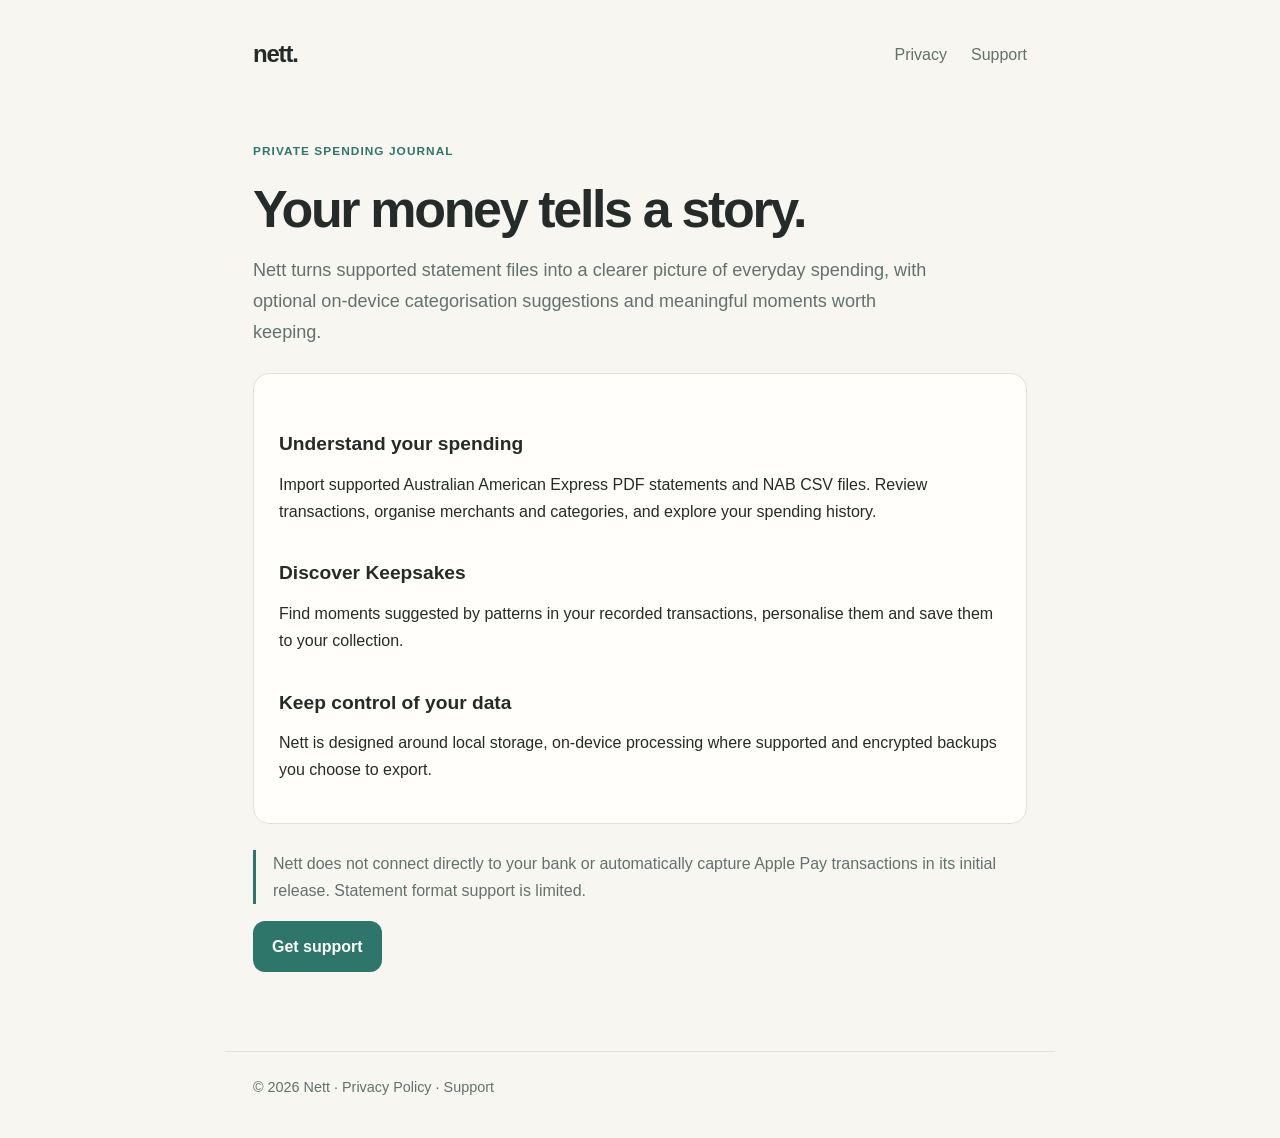
<file: index.html>
<!doctype html>
<html lang="en-AU">
<head>
  <meta charset="utf-8">
  <meta name="viewport" content="width=device-width, initial-scale=1">
  <meta name="description" content="Nett is a private spending journal for iPhone.">
  <title>Nett — Your private spending journal</title>
  <link rel="stylesheet" href="styles.css">
</head>
<body>
  <header><nav aria-label="Main navigation"><a class="brand" href="index.html">nett.</a><div class="navlinks"><a href="privacy.html">Privacy</a><a href="support.html">Support</a></div></nav></header>
  <main>
    <p class="eyebrow">Private spending journal</p>
    <h1>Your money tells a story.</h1>
    <p class="lead">Nett turns supported statement files into a clearer picture of everyday spending, with optional on-device categorisation suggestions and meaningful moments worth keeping.</p>
    <div class="panel">
      <h2>Understand your spending</h2>
      <p>Import supported Australian American Express PDF statements and NAB CSV files. Review transactions, organise merchants and categories, and explore your spending history.</p>
      <h2>Discover Keepsakes</h2>
      <p>Find moments suggested by patterns in your recorded transactions, personalise them and save them to your collection.</p>
      <h2>Keep control of your data</h2>
      <p>Nett is designed around local storage, on-device processing where supported and encrypted backups you choose to export.</p>
    </div>
    <p class="note">Nett does not connect directly to your bank or automatically capture Apple Pay transactions in its initial release. Statement format support is limited.</p>
    <p><a class="button" href="support.html">Get support</a></p>
  </main>
  <footer>© 2026 Nett · <a href="privacy.html">Privacy Policy</a> · <a href="support.html">Support</a></footer>
</body>
</html>
</file>
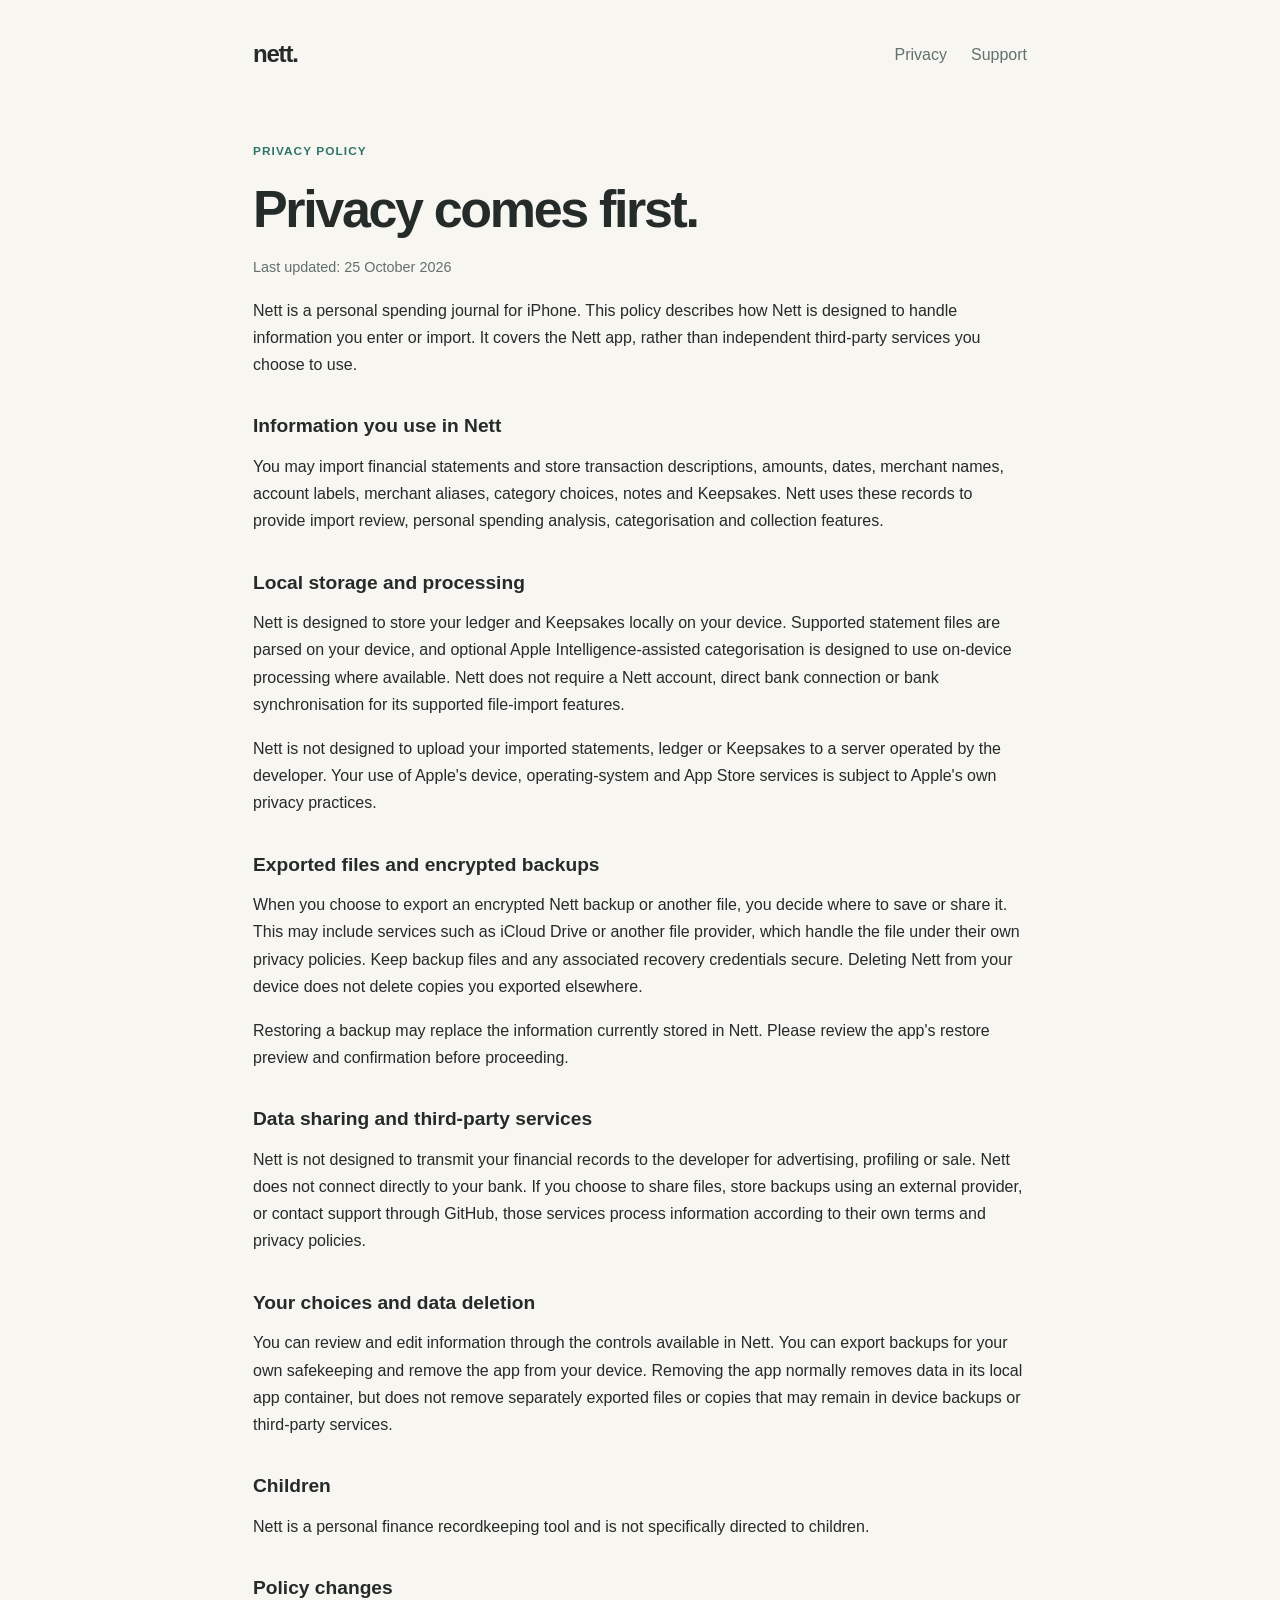
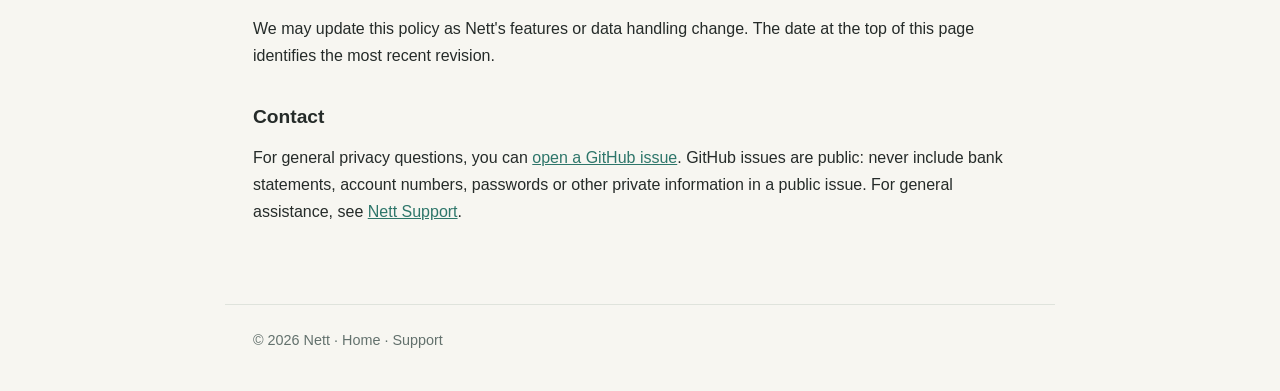
<file: privacy.html>
<!doctype html>
<html lang="en-AU">
<head>
  <meta charset="utf-8">
  <meta name="viewport" content="width=device-width, initial-scale=1">
  <meta name="description" content="Privacy Policy for Nett, a private spending journal for iPhone.">
  <title>Privacy Policy — Nett</title>
  <link rel="stylesheet" href="styles.css">
</head>
<body>
  <header>
    <nav aria-label="Main navigation">
      <a class="brand" href="index.html">nett.</a>
      <div class="navlinks">
        <a href="privacy.html" aria-current="page">Privacy</a>
        <a href="support.html">Support</a>
      </div>
    </nav>
  </header>
  <main>
    <p class="eyebrow">Privacy Policy</p>
    <h1>Privacy comes first.</h1>
    <p class="meta">Last updated: 25 October 2026</p>
    <p>Nett is a personal spending journal for iPhone. This policy describes how Nett is designed to handle information you enter or import. It covers the Nett app, rather than independent third-party services you choose to use.</p>

    <h2>Information you use in Nett</h2>
    <p>You may import financial statements and store transaction descriptions, amounts, dates, merchant names, account labels, merchant aliases, category choices, notes and Keepsakes. Nett uses these records to provide import review, personal spending analysis, categorisation and collection features.</p>

    <h2>Local storage and processing</h2>
    <p>Nett is designed to store your ledger and Keepsakes locally on your device. Supported statement files are parsed on your device, and optional Apple Intelligence-assisted categorisation is designed to use on-device processing where available. Nett does not require a Nett account, direct bank connection or bank synchronisation for its supported file-import features.</p>
    <p>Nett is not designed to upload your imported statements, ledger or Keepsakes to a server operated by the developer. Your use of Apple's device, operating-system and App Store services is subject to Apple's own privacy practices.</p>

    <h2>Exported files and encrypted backups</h2>
    <p>When you choose to export an encrypted Nett backup or another file, you decide where to save or share it. This may include services such as iCloud Drive or another file provider, which handle the file under their own privacy policies. Keep backup files and any associated recovery credentials secure. Deleting Nett from your device does not delete copies you exported elsewhere.</p>
    <p>Restoring a backup may replace the information currently stored in Nett. Please review the app's restore preview and confirmation before proceeding.</p>

    <h2>Data sharing and third-party services</h2>
    <p>Nett is not designed to transmit your financial records to the developer for advertising, profiling or sale. Nett does not connect directly to your bank. If you choose to share files, store backups using an external provider, or contact support through GitHub, those services process information according to their own terms and privacy policies.</p>

    <h2>Your choices and data deletion</h2>
    <p>You can review and edit information through the controls available in Nett. You can export backups for your own safekeeping and remove the app from your device. Removing the app normally removes data in its local app container, but does not remove separately exported files or copies that may remain in device backups or third-party services.</p>

    <h2>Children</h2>
    <p>Nett is a personal finance recordkeeping tool and is not specifically directed to children.</p>

    <h2>Policy changes</h2>
    <p>We may update this policy as Nett's features or data handling change. The date at the top of this page identifies the most recent revision.</p>

    <h2>Contact</h2>
    <p>For general privacy questions, you can <a href="https://github.com/szha270-git/nett-privacy/issues/new">open a GitHub issue</a>. GitHub issues are public: never include bank statements, account numbers, passwords or other private information in a public issue. For general assistance, see <a href="support.html">Nett Support</a>.</p>
  </main>
  <footer>© 2026 Nett · <a href="index.html">Home</a> · <a href="support.html">Support</a></footer>
</body>
</html>
</file>
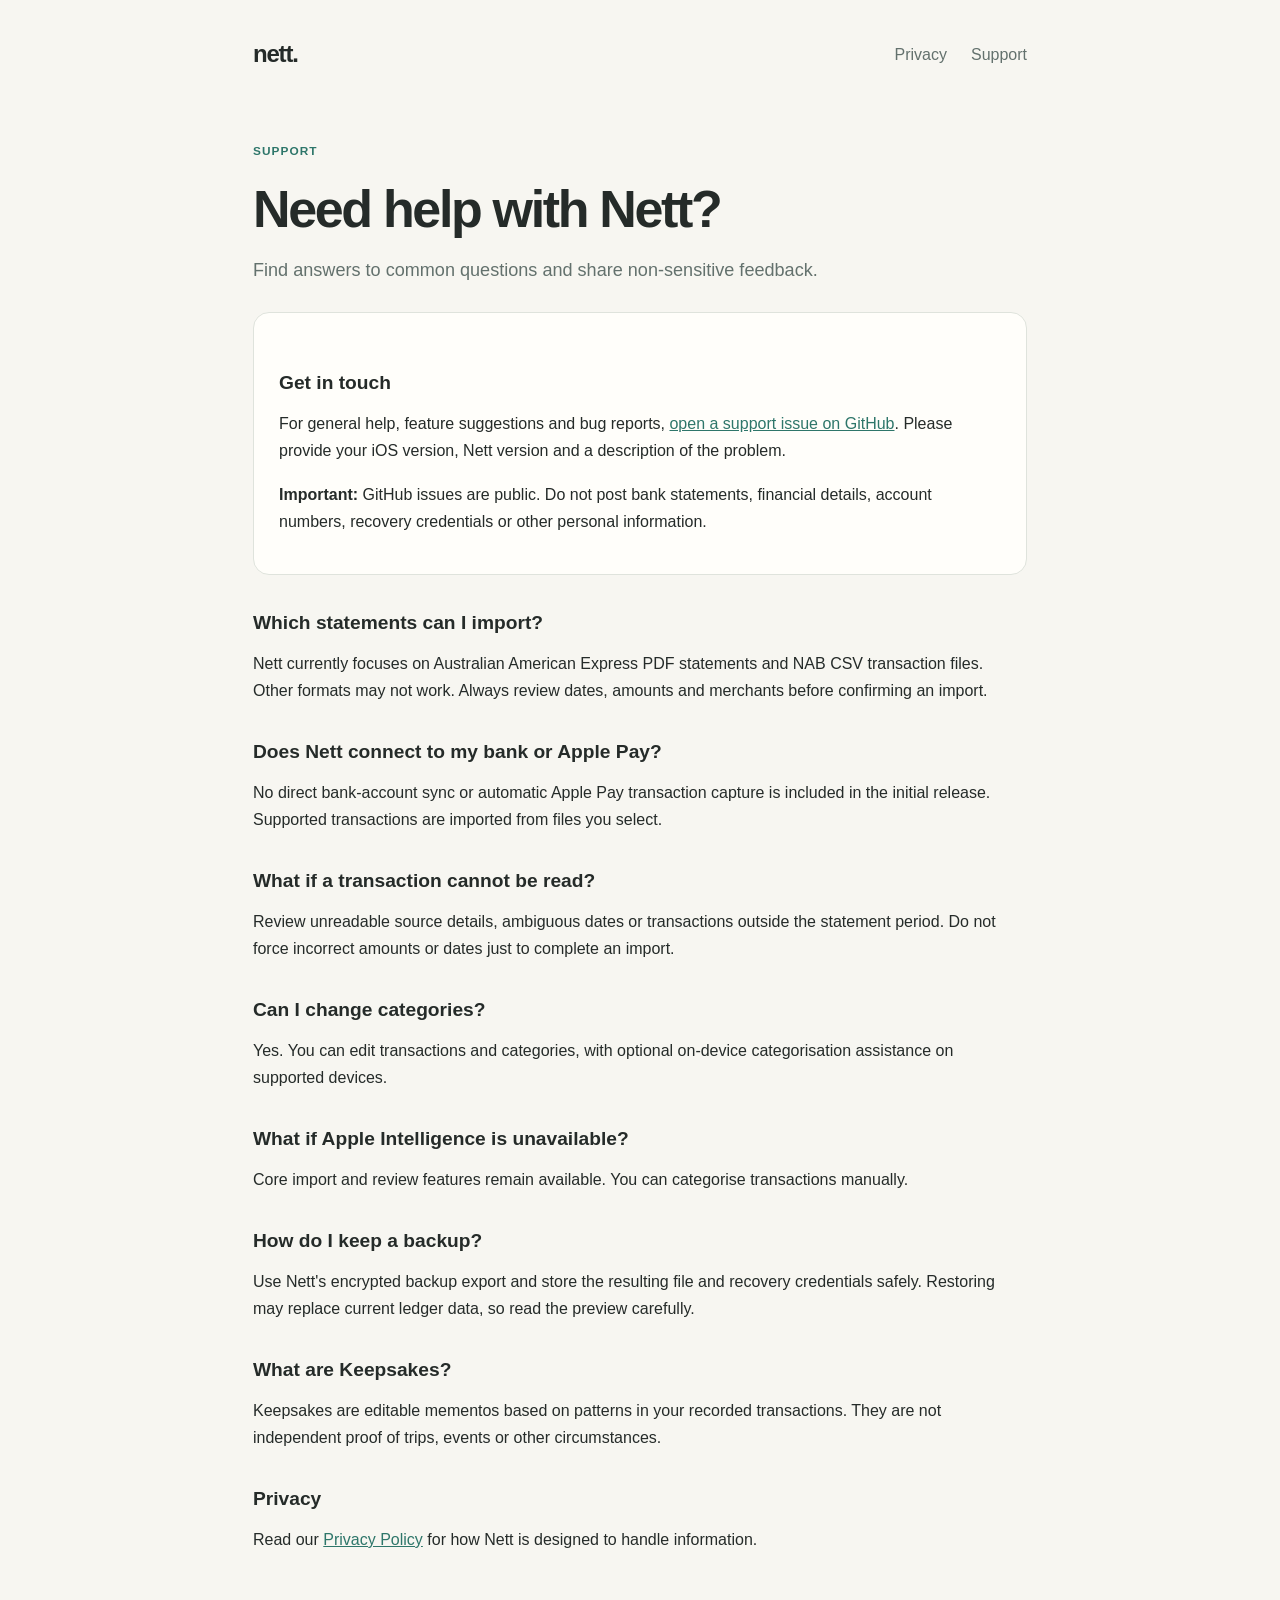
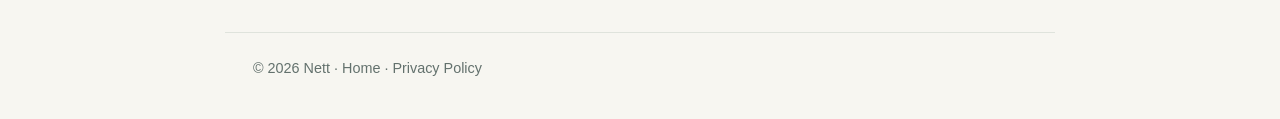
<file: support.html>
<!doctype html>
<html lang="en-AU">
<head>
  <meta charset="utf-8">
  <meta name="viewport" content="width=device-width, initial-scale=1">
  <meta name="description" content="Support and frequently asked questions for Nett.">
  <title>Support — Nett</title>
  <link rel="stylesheet" href="styles.css">
</head>
<body>
  <header><nav aria-label="Main navigation"><a class="brand" href="index.html">nett.</a><div class="navlinks"><a href="privacy.html">Privacy</a><a href="support.html" aria-current="page">Support</a></div></nav></header>
  <main>
    <p class="eyebrow">Support</p><h1>Need help with Nett?</h1>
    <p class="lead">Find answers to common questions and share non-sensitive feedback.</p>
    <div class="panel">
      <h2>Get in touch</h2>
      <p>For general help, feature suggestions and bug reports, <a href="https://github.com/szha270-git/nett-privacy/issues/new">open a support issue on GitHub</a>. Please provide your iOS version, Nett version and a description of the problem.</p>
      <p><strong>Important:</strong> GitHub issues are public. Do not post bank statements, financial details, account numbers, recovery credentials or other personal information.</p>
    </div>
    <h2>Which statements can I import?</h2>
    <p>Nett currently focuses on Australian American Express PDF statements and NAB CSV transaction files. Other formats may not work. Always review dates, amounts and merchants before confirming an import.</p>
    <h2>Does Nett connect to my bank or Apple Pay?</h2>
    <p>No direct bank-account sync or automatic Apple Pay transaction capture is included in the initial release. Supported transactions are imported from files you select.</p>
    <h2>What if a transaction cannot be read?</h2>
    <p>Review unreadable source details, ambiguous dates or transactions outside the statement period. Do not force incorrect amounts or dates just to complete an import.</p>
    <h2>Can I change categories?</h2>
    <p>Yes. You can edit transactions and categories, with optional on-device categorisation assistance on supported devices.</p>
    <h2>What if Apple Intelligence is unavailable?</h2>
    <p>Core import and review features remain available. You can categorise transactions manually.</p>
    <h2>How do I keep a backup?</h2>
    <p>Use Nett's encrypted backup export and store the resulting file and recovery credentials safely. Restoring may replace current ledger data, so read the preview carefully.</p>
    <h2>What are Keepsakes?</h2>
    <p>Keepsakes are editable mementos based on patterns in your recorded transactions. They are not independent proof of trips, events or other circumstances.</p>
    <h2>Privacy</h2>
    <p>Read our <a href="privacy.html">Privacy Policy</a> for how Nett is designed to handle information.</p>
  </main>
  <footer>© 2026 Nett · <a href="index.html">Home</a> · <a href="privacy.html">Privacy Policy</a></footer>
</body>
</html>
</file>
<file: styles.css>
:root{color-scheme:light dark;--bg:#f7f6f1;--ink:#252b29;--muted:#63716d;--surface:#fffefa;--line:#dfe3dc;--accent:#2e766a}
*{box-sizing:border-box}
body{margin:0;font-family:-apple-system,BlinkMacSystemFont,"Segoe UI",sans-serif;background:var(--bg);color:var(--ink);line-height:1.7}
header,main,footer{max-width:830px;margin:auto;padding:0 28px}
header{padding-top:34px;padding-bottom:24px}
nav{display:flex;flex-wrap:wrap;justify-content:space-between;align-items:center;gap:20px}
.brand{text-decoration:none;color:inherit;font-size:1.5rem;font-weight:700;letter-spacing:-.05em}
.navlinks{display:flex;gap:24px;flex-wrap:wrap}
.navlinks a,footer a{color:var(--muted);text-decoration:none}
.navlinks a:hover,footer a:hover{text-decoration:underline}
main{padding-top:42px;padding-bottom:62px}
h1{font-size:clamp(2rem,5vw,3.25rem);line-height:1.2;letter-spacing:-.045em;margin:0 0 15px}
h2{font-size:1.2rem;margin:32px 0 10px}
p{margin:0 0 17px}
ul{padding-left:22px}li{margin-bottom:8px}
.eyebrow{color:var(--accent);font-weight:700;letter-spacing:.09em;font-size:.74rem;text-transform:uppercase}
.lead{font-size:1.13rem;color:var(--muted);max-width:680px}
.panel{border:1px solid var(--line);background:var(--surface);border-radius:16px;padding:22px 25px;margin:26px 0}
.button{display:inline-block;background:var(--accent);color:white;text-decoration:none;padding:12px 19px;border-radius:12px;font-weight:650}
.meta,footer{color:var(--muted);font-size:.9rem}
footer{border-top:1px solid var(--line);padding-top:23px;padding-bottom:38px}
.note{border-left:3px solid var(--accent);padding-left:17px;color:var(--muted)}
a{color:var(--accent)}
:focus-visible{outline:3px solid var(--accent);outline-offset:3px}
@media(prefers-color-scheme:dark){:root{--bg:#161b19;--ink:#f0f2ee;--muted:#bac6c0;--surface:#1f2925;--line:#34463e;--accent:#99d8c8}.button{background:#99d8c8;color:#1b332e}}
@media(max-width:500px){header,main,footer{padding-left:20px;padding-right:20px}.navlinks{gap:13px}main{padding-top:24px}}
</file>
